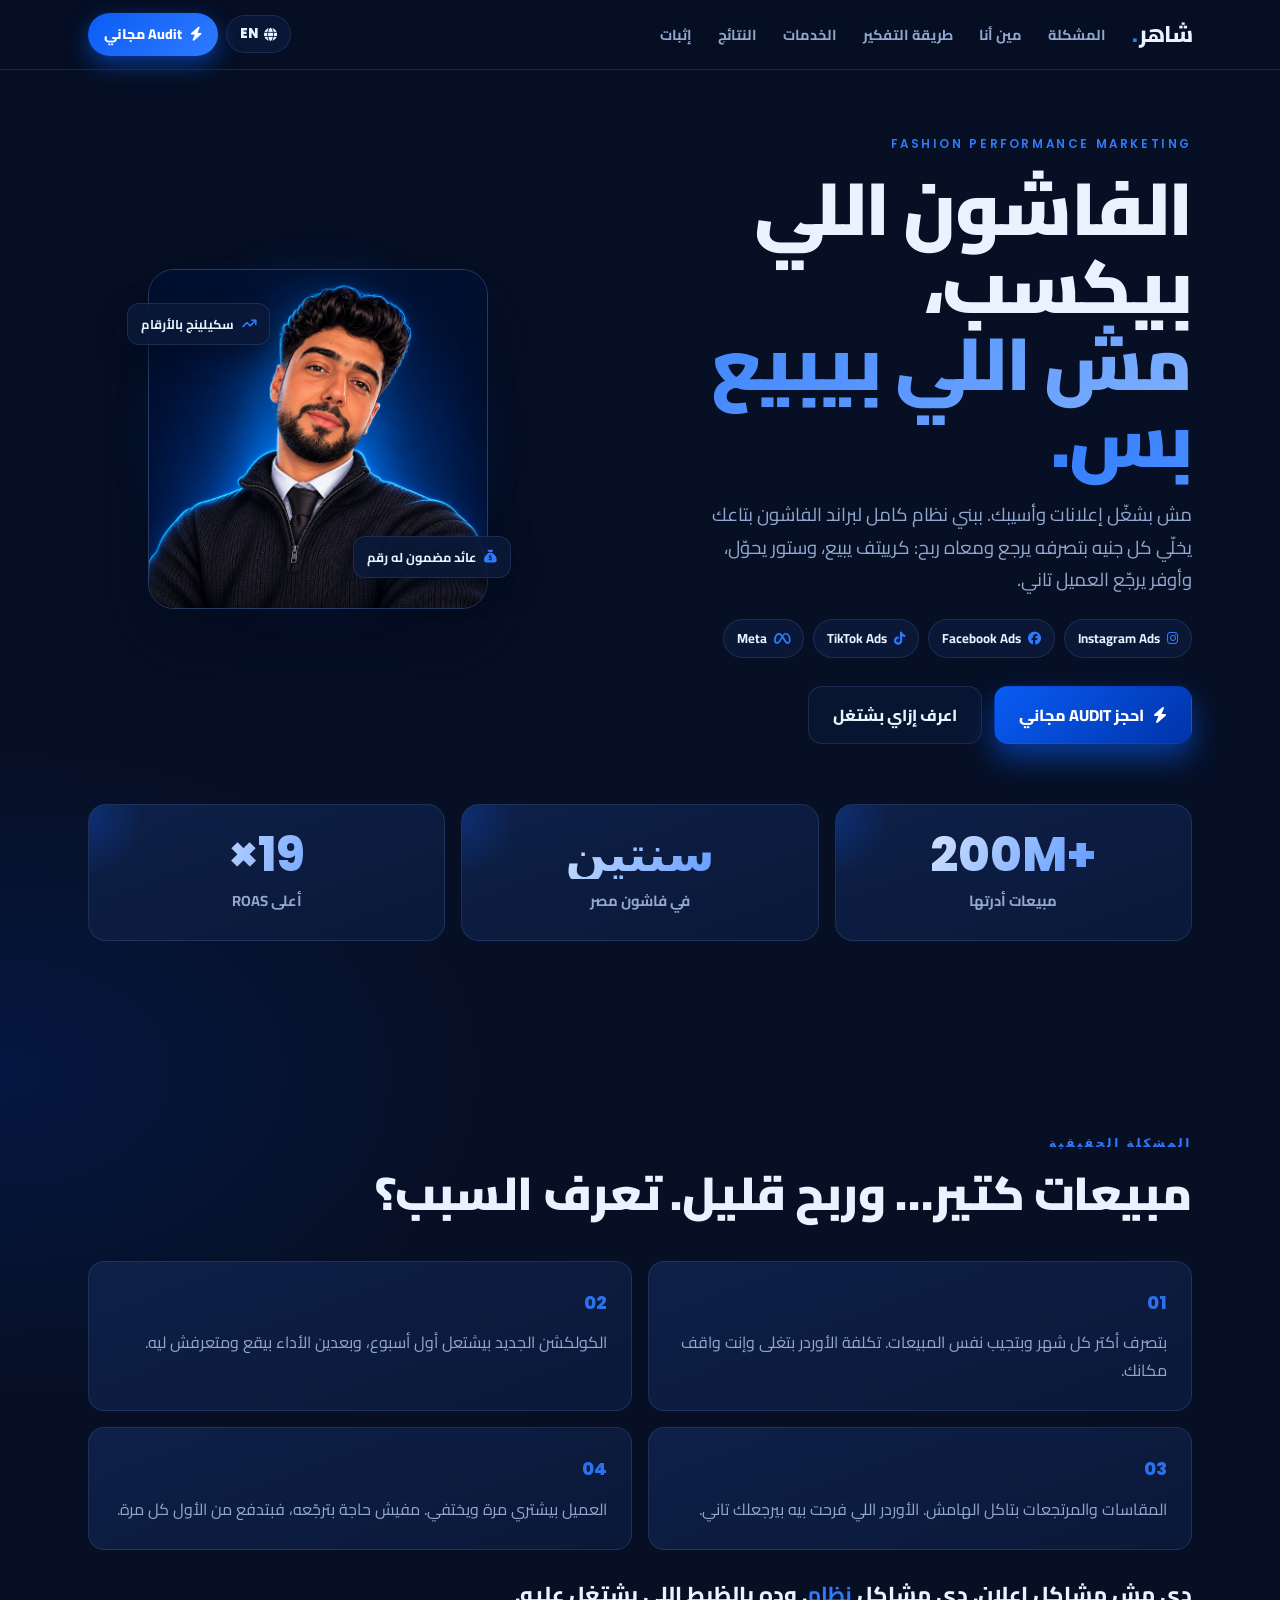
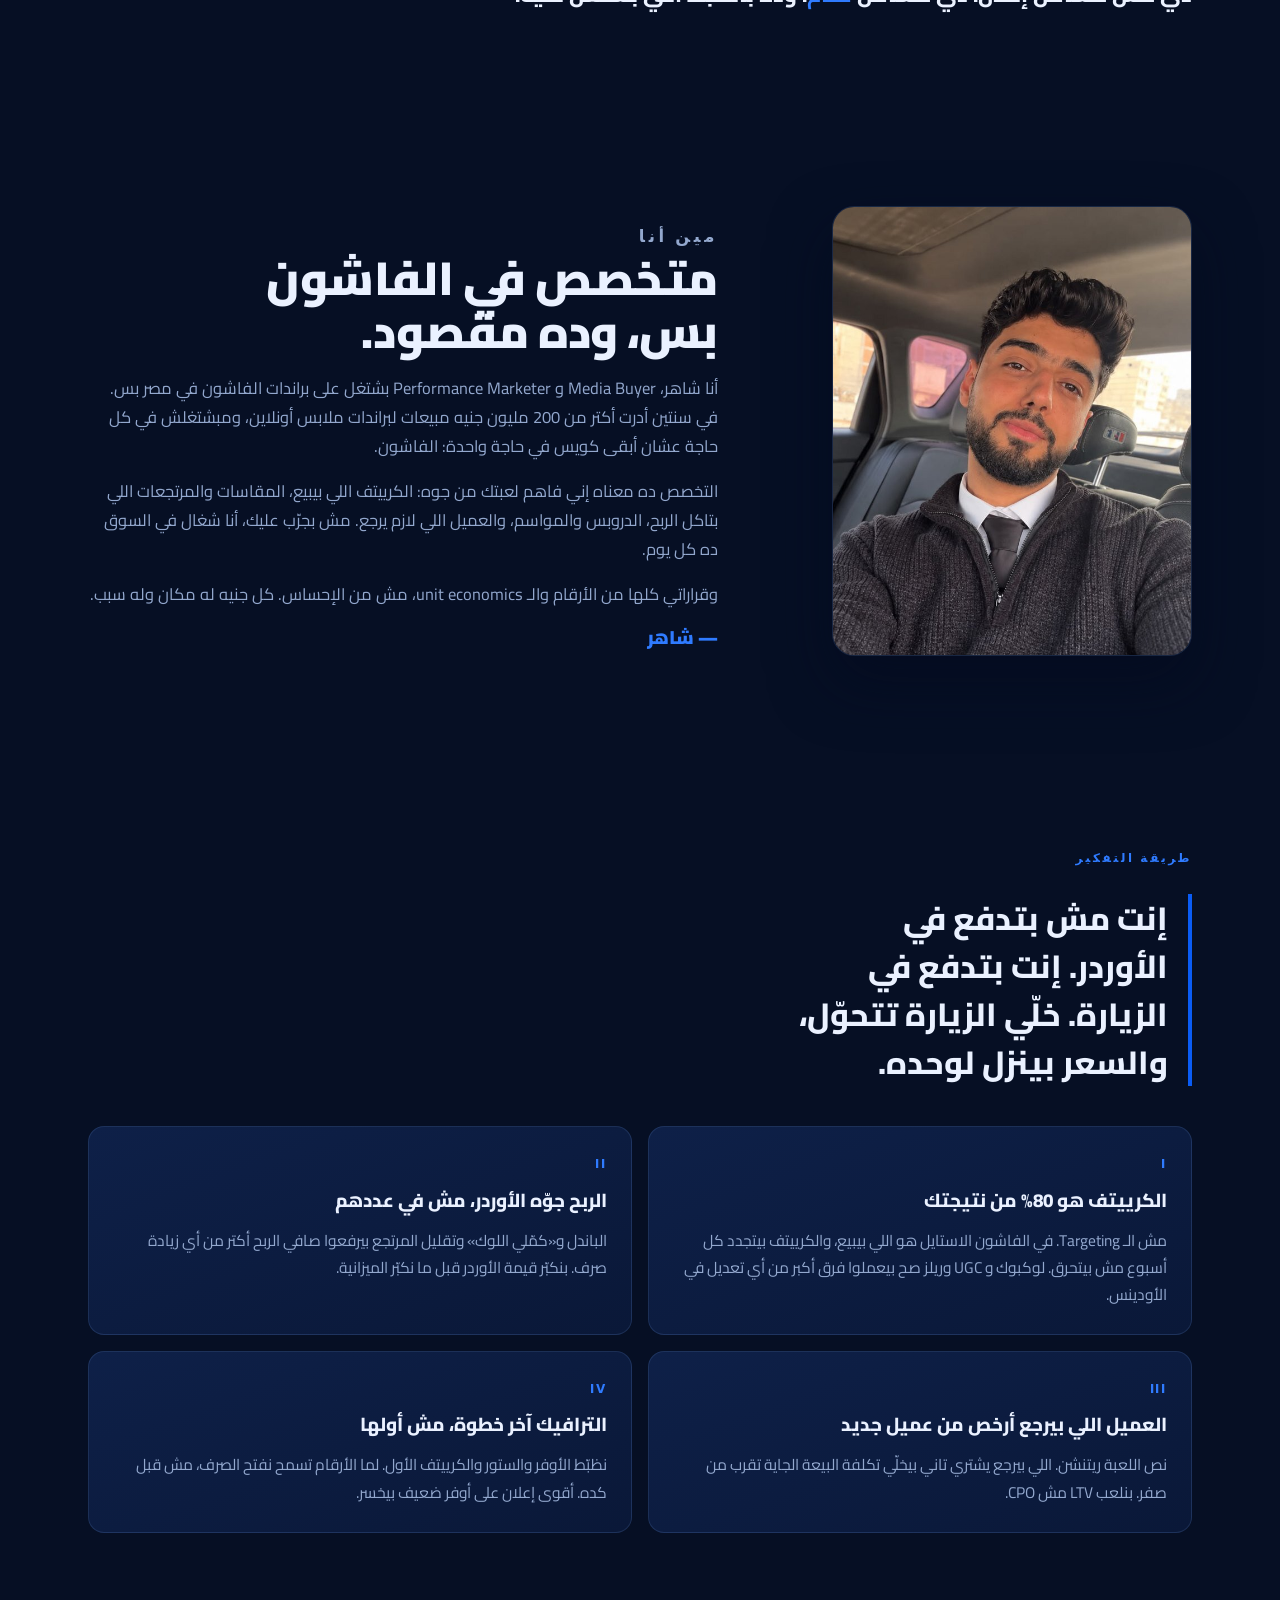
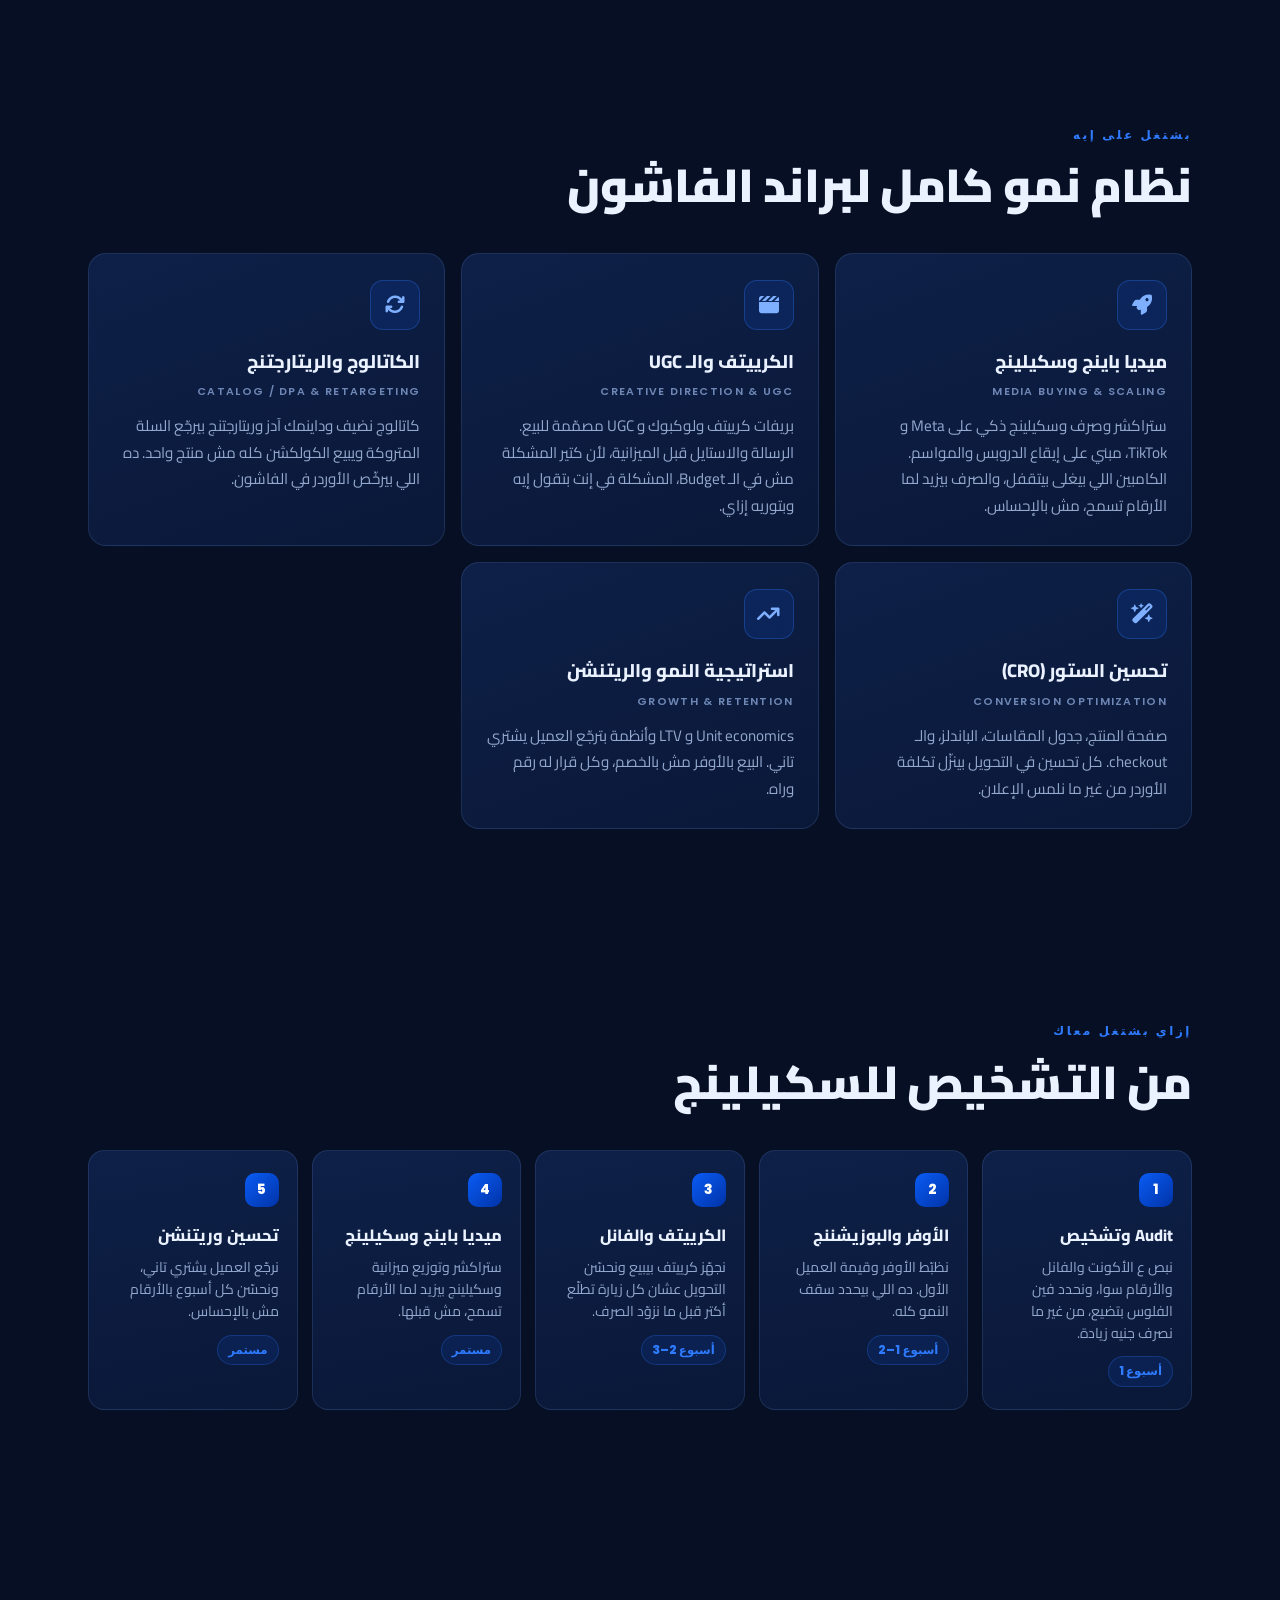
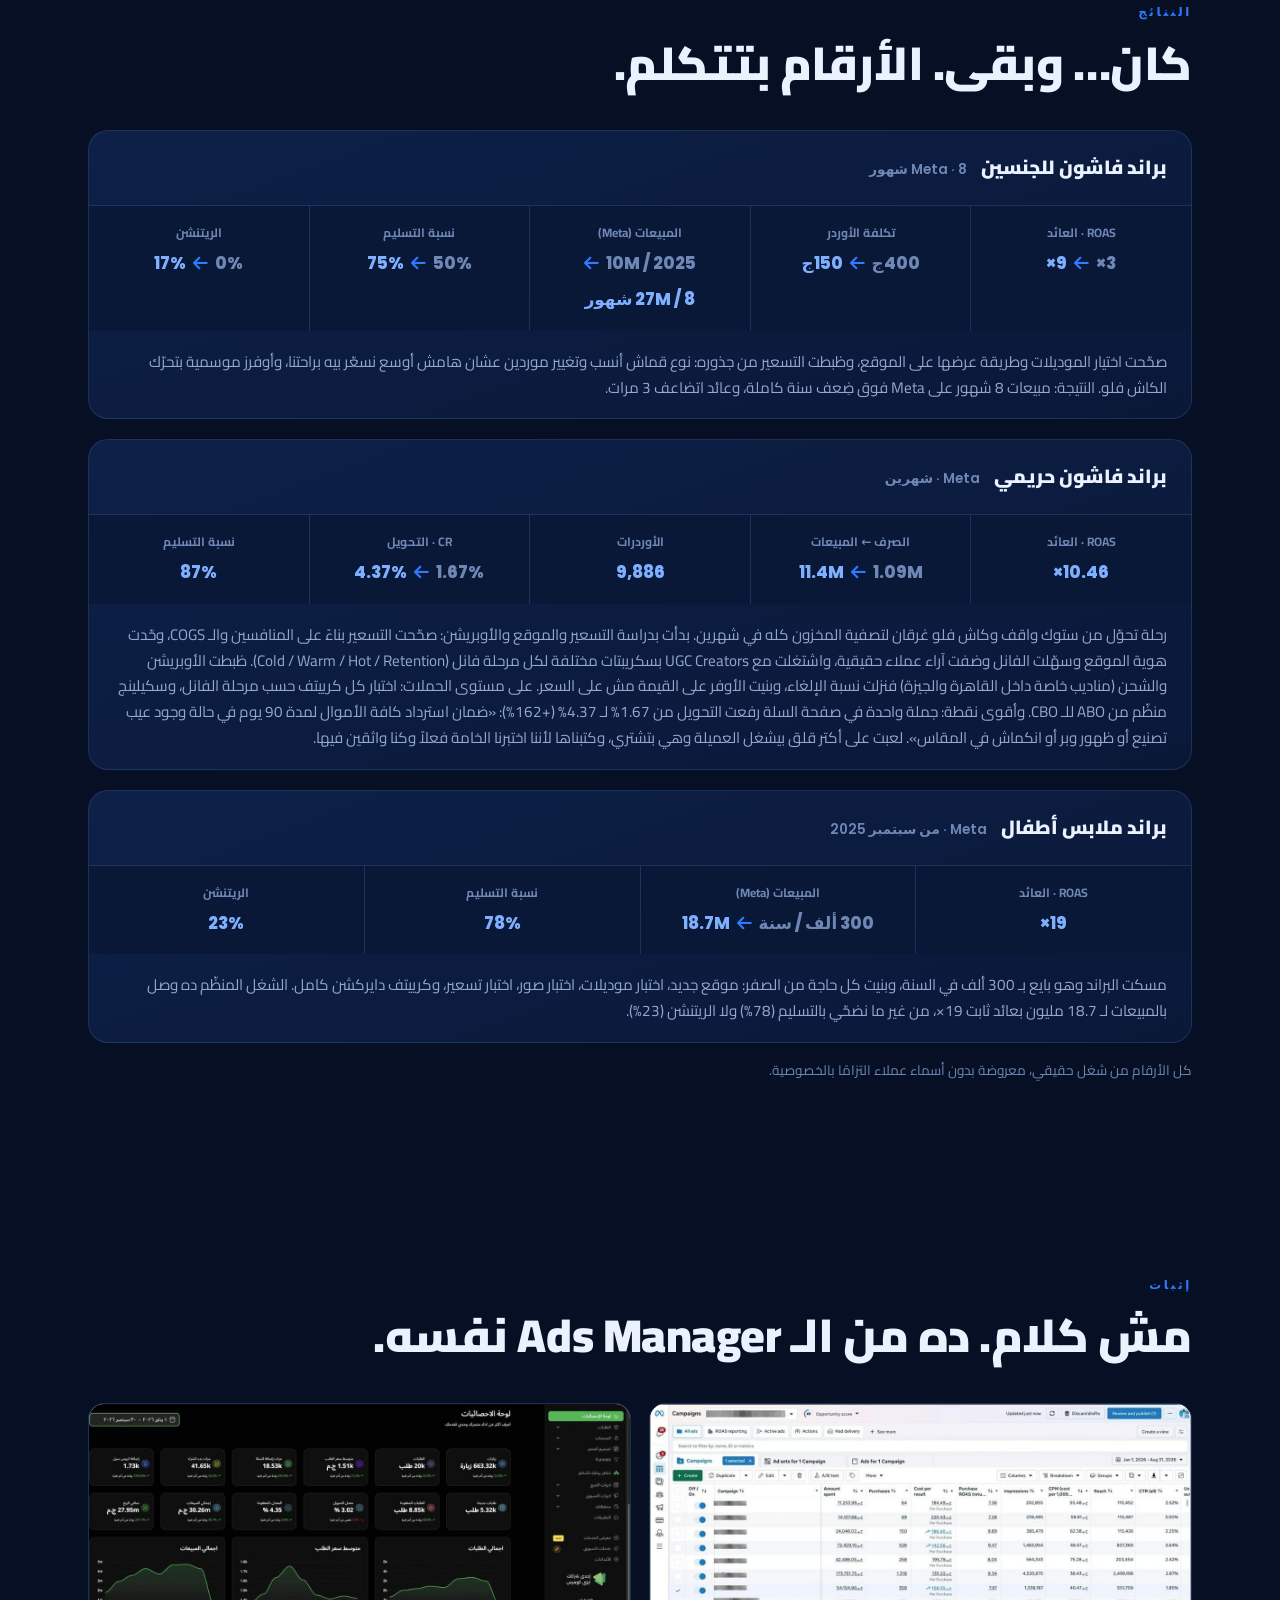
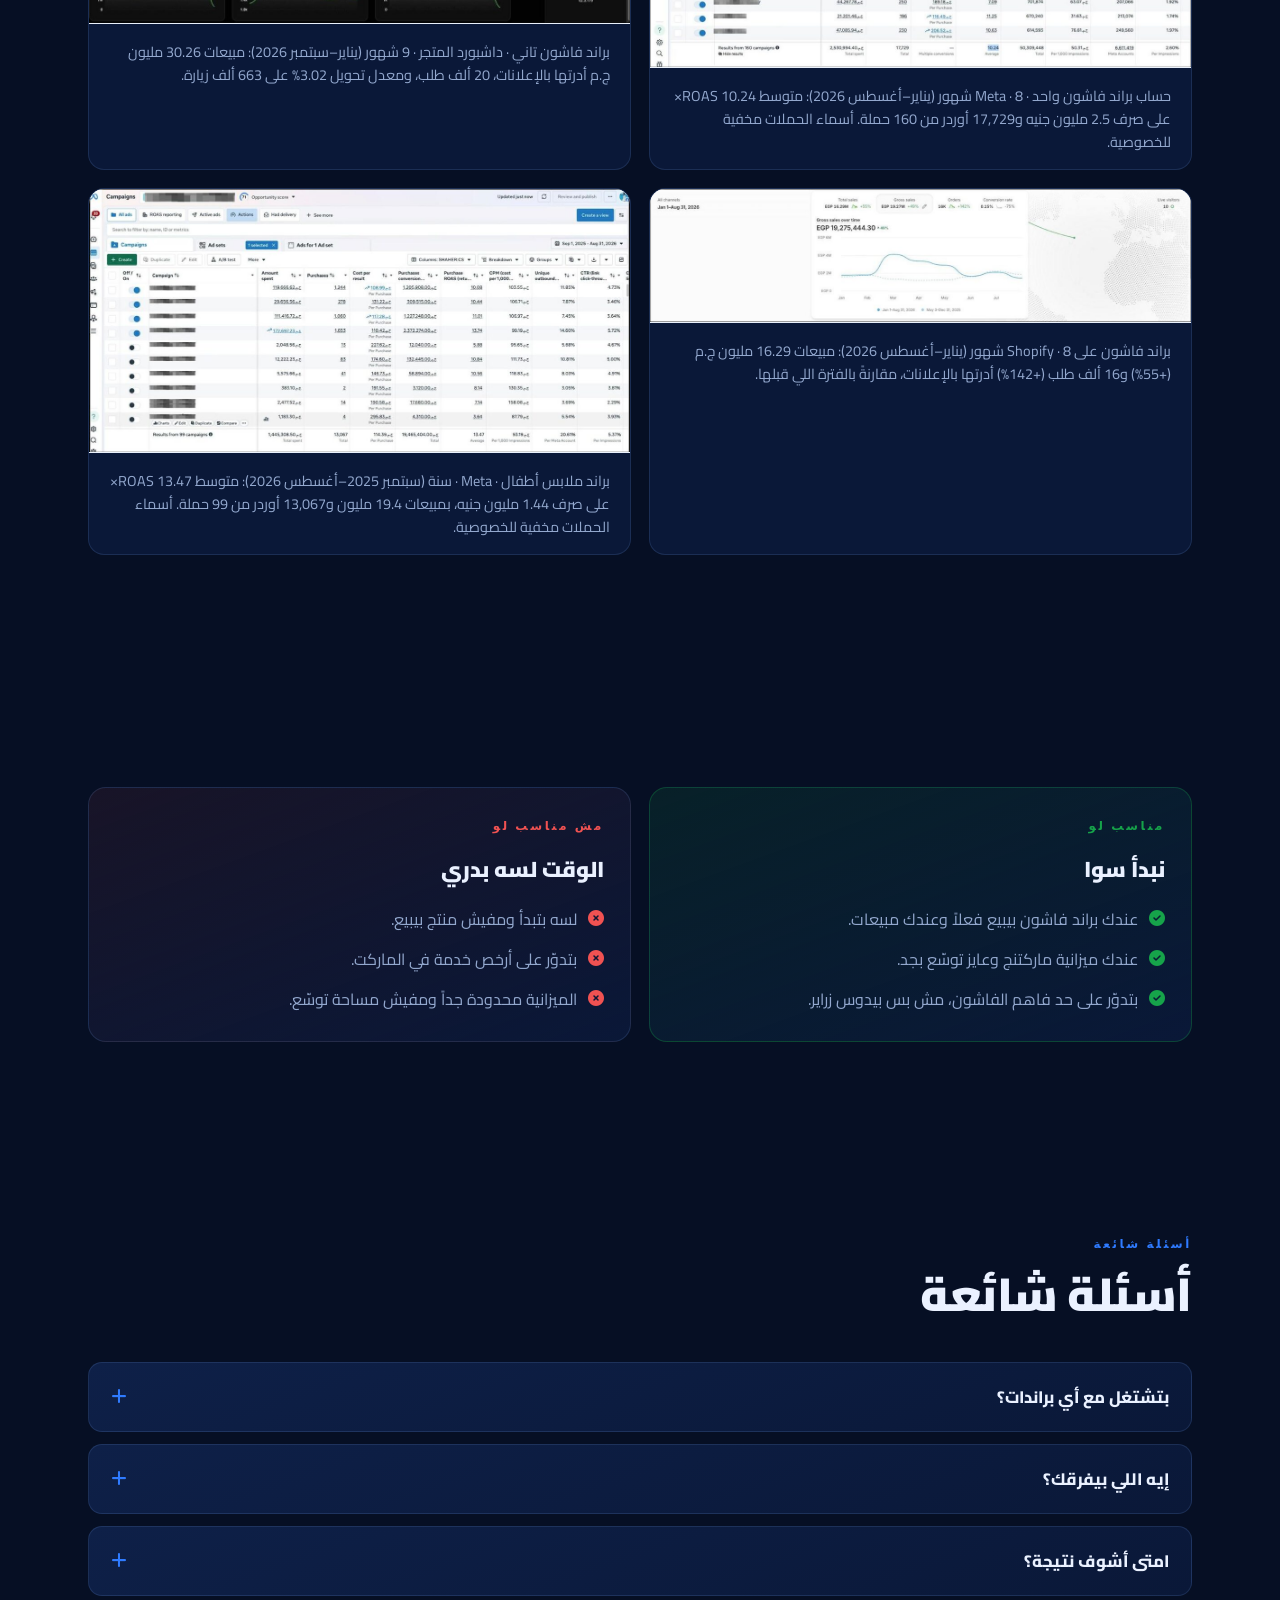
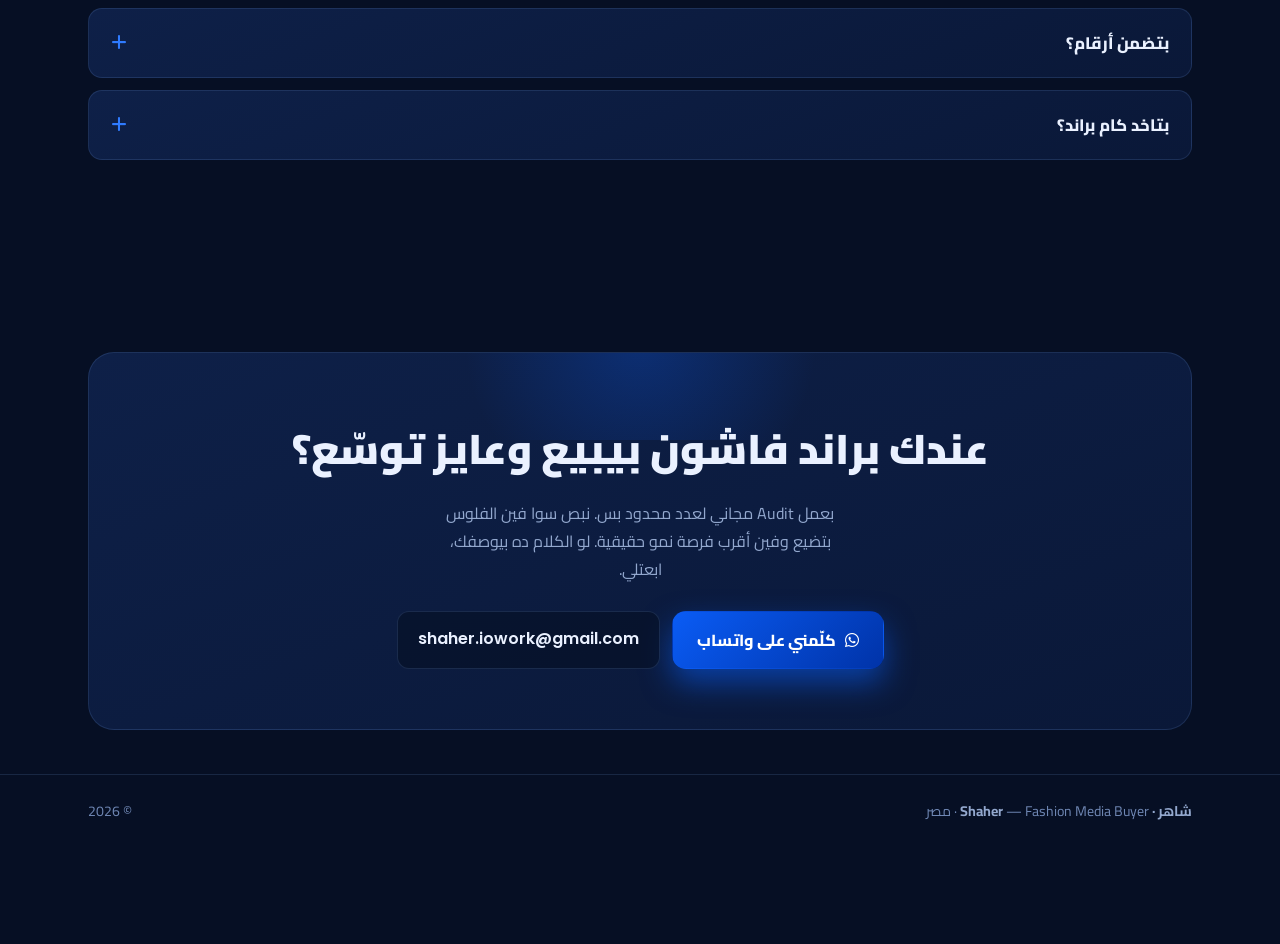
<file: index.html>
<!doctype html>
<html lang="ar" dir="rtl">
<head>
<meta charset="utf-8">
<meta name="viewport" content="width=device-width, initial-scale=1, viewport-fit=cover">
<title>شاهر · Shaher</title>
<meta name="description" content="شاهر — Media Buyer و Performance Marketer. نظام نمو كامل لبراند الفاشون: ميديا باينج، كرييتف، تحويل وريتنشن.">
<meta property="og:title" content="شاهر · Shaher — Fashion Media Buyer">
<meta property="og:description" content="نظام نمو كامل لبراند الفاشون: ميديا باينج، كرييتف، تحويل وريتنشن.">
<meta property="og:type" content="website">
<link rel="icon" type="image/svg+xml" href="assets/img/logo/shaher-mark.svg">
<link rel="preconnect" href="https://fonts.googleapis.com">
<link rel="preconnect" href="https://fonts.gstatic.com" crossorigin>
<link rel="stylesheet" href="https://fonts.googleapis.com/css2?family=Cairo:wght@400;500;600;700;800;900&family=Poppins:wght@400;500;600;700;800&display=swap">
<link rel="stylesheet" href="https://cdnjs.cloudflare.com/ajax/libs/font-awesome/6.5.2/css/all.min.css">
<link rel="stylesheet" href="assets/css/style.css">
</head>
<body data-lang="ar">
<header class="nav">
  <div class="wrap nav-in">
    <a class="logo" href="#top"><span class="brand-text" data-i18n="brand">شاهر</span><span class="brand-dot">.</span></a>
    <nav class="links" id="navlinks"></nav>
    <div class="nav-right">
      <button class="lang-btn" id="langBtn"><i class="fa-solid fa-globe"></i> <span id="langLabel">EN</span></button>
      <a class="nav-cta" href="#contact"><i class="fa-solid fa-bolt"></i> <span class="t" data-i18n="navCta">Audit مجاني</span></a>
    </div>
  </div>
</header>

<main>
  <section class="hero" id="top">
    <div class="wrap hero-grid">
      <div class="hero-copy">
        <p class="eyebrow">Fashion Performance Marketing</p>
        <h1 id="heroH1"></h1>
        <p class="lead" data-i18n="heroLead"></p>
        <div class="tags">
          <span class="tag-pill"><i class="fa-brands fa-instagram"></i> Instagram Ads</span>
          <span class="tag-pill"><i class="fa-brands fa-facebook"></i> Facebook Ads</span>
          <span class="tag-pill"><i class="fa-brands fa-tiktok"></i> TikTok Ads</span>
          <span class="tag-pill"><i class="fa-brands fa-meta"></i> Meta</span>
        </div>
        <div class="cta-row">
          <a class="btn primary" href="#contact"><i class="fa-solid fa-bolt"></i> <span data-i18n="cta1"></span></a>
          <a class="btn ghost" href="#approach"><span data-i18n="cta2"></span></a>
        </div>
      </div>
      <div class="avatar-wrap">
        <div class="avatar"><img src="assets/img/shaher-avatar.png" alt="Shaher" width="700" height="700"></div>
        <div class="float-chip chip-a"><i class="fa-solid fa-arrow-trend-up"></i> <span data-i18n="chipA"></span></div>
        <div class="float-chip chip-b"><i class="fa-solid fa-sack-dollar"></i> <span data-i18n="chipB"></span></div>
      </div>
    </div>
    <div class="wrap"><div class="stats" id="statsBox"></div></div>
  </section>

  <section id="problem">
    <div class="wrap">
      <p class="eyebrow" data-i18n="probEye"></p>
      <h2 class="sec" data-i18n="probTitle"></h2>
      <div class="prob-grid" id="probGrid"></div>
      <p class="prob-close" id="probClose"></p>
    </div>
  </section>

  <section id="about">
    <div class="wrap about-grid">
      <div class="about-photo"><img src="assets/img/shaher-real.jpg" alt="Shaher"></div>
      <div class="about-body">
        <p class="eyebrow" data-i18n="aboutEye"></p>
        <h2 class="sec" data-i18n="aboutTitle"></h2>
        <div id="aboutBody"></div>
        <div class="sig" data-i18n="sig"></div>
      </div>
    </div>
  </section>

  <section id="approach">
    <div class="wrap">
      <p class="eyebrow" data-i18n="apprEye"></p>
      <blockquote class="approach-quote" data-i18n="apprQuote"></blockquote>
      <div class="principles" id="principles"></div>
    </div>
  </section>

  <section id="services">
    <div class="wrap">
      <p class="eyebrow" data-i18n="svcEye"></p>
      <h2 class="sec" data-i18n="svcTitle"></h2>
      <div class="svc-grid" id="svcGrid"></div>
    </div>
  </section>

  <section id="process">
    <div class="wrap">
      <p class="eyebrow" data-i18n="procEye"></p>
      <h2 class="sec" data-i18n="procTitle"></h2>
      <div class="steps" id="steps"></div>
    </div>
  </section>

  <section id="work">
    <div class="wrap">
      <p class="eyebrow" data-i18n="resEye"></p>
      <h2 class="sec" data-i18n="resTitle"></h2>
      <div class="cases" id="cases"></div>
      <p class="priv-note" data-i18n="privNote"></p>
    </div>
  </section>

  <section id="proof">
    <div class="wrap">
      <p class="eyebrow" data-i18n="proofEye"></p>
      <h2 class="sec" data-i18n="proofTitle"></h2>
      <div class="proof-grid" id="proofGrid"></div>
    </div>
  </section>

  <section id="fit">
    <div class="wrap">
      <div class="fit-grid">
        <div class="fit good">
          <p class="eyebrow" style="color:var(--green)" data-i18n="fitGoodEye"></p>
          <h3 data-i18n="fitGoodTitle"></h3>
          <ul id="fitGood"></ul>
        </div>
        <div class="fit bad">
          <p class="eyebrow" style="color:var(--red)" data-i18n="fitBadEye"></p>
          <h3 data-i18n="fitBadTitle"></h3>
          <ul id="fitBad"></ul>
        </div>
      </div>
    </div>
  </section>

  <section id="faq">
    <div class="wrap">
      <p class="eyebrow" data-i18n="faqEye"></p>
      <h2 class="sec" data-i18n="faqTitle"></h2>
      <div class="faq-list" id="faqList"></div>
    </div>
  </section>

  <section id="contact">
    <div class="wrap">
      <div class="contact-card">
        <h2 data-i18n="contactTitle"></h2>
        <p data-i18n="contactText"></p>
        <div class="contact-row">
          <a class="btn primary" id="waBtn" href="https://wa.me/201069799620" target="_blank" rel="noopener"><i class="fa-brands fa-whatsapp"></i> <span data-i18n="waBtn"></span></a>
          <a class="mail" id="mail" href="mailto:shaher.iowork@gmail.com">shaher.iowork@gmail.com</a>
        </div>
      </div>
    </div>
    <footer class="foot">
      <div class="wrap foot-in">
        <div><b>شاهر · Shaher</b> — Fashion Media Buyer · <span data-i18n="egypt"></span></div>
        <div>© <span id="yr"></span></div>
      </div>
    </footer>
  </section>
</main>
<script src="assets/js/app.js"></script>
</body>
</html>
</file>
<file: assets/css/style.css>
*{margin:0}
/* Dark navy fashion-performance portfolio, electric-blue accent, bilingual AR(rtl)/EN(ltr) */
:root{
  --bg:#060f24; --bg-2:#0b1a3a; --panel:#0e2048; --panel-2:#0a1838;
  --line:rgba(120,160,230,.16); --fg:#eaf1ff; --muted:#93a8ce; --faint:#6f87b4;
  --accent:#0a5cf5; --accent-soft:#2f7bff; --sky:#7fb0ff; --royal:#0033a8;
  --green:#16a34a; --red:#f05252;
  --glow:rgba(10,92,245,.55);
  --font-ar:"Cairo",system-ui,"Segoe UI",sans-serif;
  --font-en:"Poppins",system-ui,sans-serif;
  --font:var(--font-ar);
  color-scheme:dark;
}
body[data-lang="en"]{--font:var(--font-en)}
*{box-sizing:border-box}
html{scroll-behavior:smooth}
body{
  background:
    radial-gradient(1100px 620px at 82% -8%,rgba(10,92,245,.26),transparent 60%),
    radial-gradient(900px 600px at 0% 12%,rgba(0,51,168,.22),transparent 55%),
    var(--bg);
  color:var(--fg); font-family:var(--font); line-height:1.75; overflow-x:hidden;
}
.wrap{width:100%;max-width:1140px;margin-inline:auto;padding-left:max(18px,env(safe-area-inset-left,0px));padding-right:max(18px,env(safe-area-inset-right,0px))}
a{color:inherit;text-decoration:none}
img{display:block;max-width:100%}
section{padding-block:clamp(52px,8vw,96px)}
.eyebrow{font-family:var(--font-en);font-size:.74rem;letter-spacing:.22em;text-transform:uppercase;color:var(--accent-soft);font-weight:600;margin:0 0 14px}
h2.sec{font-size:clamp(1.75rem,5vw,2.9rem);font-weight:900;margin:0;text-wrap:balance;letter-spacing:-.01em;line-height:1.15}
.sec-sub{color:var(--muted);font-size:1.02rem;margin:12px 0 0;max-width:54ch}
.i-svg,svg.svg-inline--fa{vertical-align:-.1em}

/* header */
header.nav{position:sticky;top:env(safe-area-inset-top,0px);z-index:40;backdrop-filter:blur(14px);background:rgba(6,15,36,.74);border-bottom:1px solid var(--line)}
body::before{content:"";position:fixed;inset:0 0 auto;height:env(safe-area-inset-top,0px);background:rgba(6,15,36,.92);z-index:41}
.nav-in{display:flex;align-items:center;gap:14px;padding-block:13px}
.logo{display:flex;align-items:baseline;gap:1px;font-weight:800;font-size:1.42rem;letter-spacing:-.03em;white-space:nowrap}
.logo .brand-dot{color:var(--accent-soft);font-weight:800}
body[data-lang="en"] .logo .brand-text{text-transform:lowercase}
nav.links{display:flex;align-items:center;gap:2px;overflow-x:auto;scrollbar-width:none;flex:1}
nav.links::-webkit-scrollbar{display:none}
nav.links a{padding:8px 12px;border-radius:999px;color:var(--muted);font-weight:700;font-size:.9rem;white-space:nowrap;transition:.2s}
nav.links a:hover{color:var(--fg);background:rgba(120,160,230,.1)}
.nav-right{display:flex;align-items:center;gap:8px;margin-inline-start:auto}
.lang-btn{display:inline-flex;align-items:center;gap:6px;padding:8px 13px;border-radius:999px;border:1px solid var(--line);background:rgba(14,32,72,.5);color:var(--fg);font-weight:800;font-size:.82rem;cursor:pointer;font-family:var(--font-en)}
.lang-btn:hover{border-color:var(--accent-soft)}
.nav-cta{display:inline-flex;align-items:center;gap:8px;padding:9px 16px;border-radius:999px;font-weight:800;font-size:.88rem;color:#fff;background:linear-gradient(135deg,var(--accent),var(--accent-soft));box-shadow:0 8px 22px var(--glow);white-space:nowrap}

/* hero */
.hero{padding-top:clamp(36px,6vw,64px)}
.hero-grid{display:grid;grid-template-columns:1.12fr .88fr;gap:clamp(26px,5vw,60px);align-items:center}
.hero h1{font-size:clamp(2.3rem,7.5vw,4.6rem);font-weight:900;line-height:1.05;margin:16px 0 0;letter-spacing:-.02em}
.hero h1 .hl{color:transparent;background:linear-gradient(120deg,var(--accent-soft),var(--sky));-webkit-background-clip:text;background-clip:text}
.hero .lead{color:var(--muted);font-size:clamp(1rem,2.3vw,1.16rem);margin:20px 0 0;max-width:50ch}
.tags{display:flex;flex-wrap:wrap;gap:9px;margin-top:22px}
.tag-pill{display:inline-flex;align-items:center;gap:7px;padding:7px 13px;border-radius:999px;border:1px solid var(--line);background:rgba(14,32,72,.5);font-size:.82rem;font-weight:700;color:var(--fg)}
.tag-pill i{color:var(--accent-soft)}
.cta-row{display:flex;flex-wrap:wrap;gap:12px;margin-top:28px}
.btn{display:inline-flex;align-items:center;gap:9px;padding:14px 24px;border-radius:14px;font-weight:800;font-size:1rem;transition:.2s;cursor:pointer;border:1px solid transparent}
.btn.primary{color:#fff;background:linear-gradient(135deg,var(--accent),var(--royal));box-shadow:0 14px 30px var(--glow)}
.btn.primary:hover{transform:translateY(-2px)}
.btn.ghost{color:var(--fg);border-color:var(--line);background:rgba(14,32,72,.4)}
.btn.ghost:hover{border-color:var(--accent-soft)}
.avatar-wrap{position:relative;justify-self:center}
.avatar-wrap::before{content:"";position:absolute;inset:-16%;border-radius:50%;background:radial-gradient(circle,var(--glow),transparent 62%);filter:blur(10px);z-index:0}
.avatar{position:relative;z-index:1;width:min(340px,72vw);aspect-ratio:1;border-radius:26px;overflow:hidden;border:1px solid rgba(120,160,230,.3);box-shadow:0 30px 70px rgba(3,10,30,.7)}
.avatar img{width:100%;height:100%;object-fit:cover}
.float-chip{position:absolute;z-index:2;display:flex;align-items:center;gap:8px;padding:9px 13px;border-radius:12px;background:rgba(10,24,56,.92);border:1px solid var(--line);font-weight:700;font-size:.8rem;box-shadow:0 10px 26px rgba(3,10,30,.6)}
.float-chip i{color:var(--accent-soft)}
.chip-a{top:10%;inset-inline-end:-6%}
.chip-b{bottom:9%;inset-inline-start:-7%}

/* stats */
.stats{display:grid;grid-template-columns:repeat(3,1fr);gap:16px;margin-top:clamp(36px,6vw,60px)}
.stat{text-align:center;padding:26px 16px;border-radius:18px;border:1px solid var(--line);background:linear-gradient(160deg,var(--panel),var(--panel-2));position:relative;overflow:hidden}
.stat::before{content:"";position:absolute;top:-40%;inset-inline-end:-20%;width:130px;height:130px;border-radius:50%;background:radial-gradient(circle,var(--glow),transparent 65%);opacity:.5}
.stat .num{font-family:var(--font-en);font-weight:800;font-size:clamp(2rem,6vw,3rem);line-height:1;background:linear-gradient(120deg,#fff,var(--accent-soft));-webkit-background-clip:text;background-clip:text;color:transparent;font-variant-numeric:tabular-nums}
.stat .lbl{margin-top:9px;color:var(--muted);font-weight:700;font-size:.92rem}

/* problem */
.prob-grid{display:grid;grid-template-columns:repeat(2,1fr);gap:16px;margin-top:40px}
.prob{position:relative;padding:26px 24px;border-radius:16px;border:1px solid var(--line);background:linear-gradient(160deg,var(--panel),var(--panel-2))}
.prob .n{font-family:var(--font-en);font-weight:800;font-size:1.1rem;color:var(--accent-soft);opacity:.9}
.prob p{margin:10px 0 0;color:var(--muted);font-size:1rem}
.prob-close{margin-top:26px;font-size:clamp(1.05rem,2.6vw,1.35rem);font-weight:800;text-wrap:balance}
.prob-close b{color:var(--accent-soft)}

/* about */
.about-grid{display:grid;grid-template-columns:.8fr 1.2fr;gap:clamp(24px,5vw,54px);align-items:center}
.about-photo{position:relative;border-radius:22px;overflow:hidden;border:1px solid var(--line);box-shadow:0 26px 60px rgba(3,10,30,.6);max-width:360px}
.about-photo img{width:100%;aspect-ratio:4/5;object-fit:cover}
.about-body p{color:var(--muted);font-size:1.03rem;margin:16px 0 0}
.about-body p strong{color:var(--fg)}
.sig{font-weight:900;color:var(--accent-soft);margin-top:14px;font-size:1.15rem}

/* approach */
.approach-quote{font-size:clamp(1.25rem,3.4vw,2rem);font-weight:800;line-height:1.5;text-wrap:balance;max-width:24ch;margin:26px 0 0;border-inline-start:4px solid var(--accent);padding-inline-start:20px}
.principles{display:grid;grid-template-columns:repeat(2,1fr);gap:16px;margin-top:40px}
.principle{padding:26px 24px;border-radius:16px;border:1px solid var(--line);background:linear-gradient(160deg,var(--panel),var(--panel-2))}
.principle .ri{font-family:var(--font-en);font-weight:700;font-size:.8rem;letter-spacing:.14em;color:var(--accent-soft);text-transform:uppercase}
.principle h3{margin:8px 0 0;font-size:1.18rem;font-weight:800}
.principle p{margin:10px 0 0;color:var(--muted);font-size:.97rem}

/* services */
.svc-grid{display:grid;grid-template-columns:repeat(3,1fr);gap:16px;margin-top:40px}
.svc{position:relative;padding:26px 24px;border-radius:18px;border:1px solid var(--line);background:linear-gradient(160deg,var(--panel),var(--panel-2));overflow:hidden;transition:.25s;min-width:0}
.svc::after{content:"";position:absolute;inset:0;background:radial-gradient(380px 180px at 80% 0%,rgba(10,92,245,.16),transparent 60%);opacity:0;transition:.25s}
.svc:hover{transform:translateY(-6px);border-color:rgba(47,123,255,.5)}
.svc:hover::after{opacity:1}
.svc .ic{width:50px;height:50px;border-radius:13px;display:grid;place-items:center;font-size:1.25rem;color:var(--sky);background:rgba(10,92,245,.14);border:1px solid rgba(47,123,255,.3);margin-bottom:16px}
.svc h3{position:relative;z-index:1;margin:0;font-size:1.15rem;font-weight:800}
.svc .en-sub{position:relative;z-index:1;font-family:var(--font-en);font-size:.68rem;letter-spacing:.12em;text-transform:uppercase;color:var(--faint);font-weight:600;margin-top:4px}
.svc p{position:relative;z-index:1;margin:12px 0 0;color:var(--muted);font-size:.95rem}

/* process */
.steps{display:grid;grid-template-columns:repeat(5,1fr);gap:14px;margin-top:40px}
.step{padding:22px 18px;border-radius:16px;border:1px solid var(--line);background:linear-gradient(170deg,var(--panel),var(--panel-2));position:relative}
.step .sn{width:34px;height:34px;border-radius:10px;display:grid;place-items:center;font-family:var(--font-en);font-weight:800;color:#fff;background:linear-gradient(135deg,var(--accent),var(--royal));font-size:.85rem;margin-bottom:14px}
.step h3{margin:0;font-size:1.02rem;font-weight:800}
.step p{margin:8px 0 0;color:var(--muted);font-size:.88rem;line-height:1.55}
.step .when{display:inline-block;margin-top:12px;font-size:.74rem;font-weight:800;color:var(--accent-soft);background:rgba(10,92,245,.12);border:1px solid rgba(47,123,255,.25);padding:4px 10px;border-radius:999px;font-family:var(--font-en)}

/* results */
.cases{display:flex;flex-direction:column;gap:20px;margin-top:40px}
.case{border-radius:20px;border:1px solid var(--line);background:linear-gradient(160deg,var(--panel),var(--panel-2));overflow:hidden}
.case-head{display:flex;flex-wrap:wrap;align-items:baseline;gap:8px 14px;padding:20px 24px;border-bottom:1px solid var(--line)}
.case-head h3{margin:0;font-size:1.2rem;font-weight:900}
.case-head .meta{color:var(--faint);font-size:.85rem;font-family:var(--font-en);font-weight:600}
.metrics{display:grid;grid-template-columns:repeat(auto-fit,minmax(130px,1fr));gap:1px;background:var(--line)}
.metric{background:var(--panel-2);padding:16px 18px;text-align:center}
.metric .ml{font-size:.76rem;color:var(--faint);font-weight:700;margin-bottom:6px}
.metric .mv{font-family:var(--font-en);font-weight:800;font-size:1.05rem;display:flex;align-items:center;justify-content:center;gap:7px;flex-wrap:wrap;font-variant-numeric:tabular-nums}
.metric .was{color:var(--faint)}
.metric .arrow{color:var(--accent-soft)}
.metric .now{color:var(--sky)}
.metric .solo{color:var(--sky)}
.case-did{padding:18px 24px;color:var(--muted);font-size:.95rem;line-height:1.7}
.case-did b{color:var(--fg)}
.priv-note{margin-top:16px;font-size:.85rem;color:var(--faint)}

/* proof */
.proof-grid{display:grid;grid-template-columns:repeat(2,1fr);gap:18px;margin-top:40px}
.proof-card{border-radius:16px;border:1px solid var(--line);background:var(--panel-2);overflow:hidden}
.proof-card img{width:100%;height:auto;border-bottom:1px solid var(--line);background:#fff}
.proof-card p{margin:0;padding:16px 20px;color:var(--muted);font-size:.9rem;line-height:1.6}

/* fit */
.fit-grid{display:grid;grid-template-columns:repeat(2,1fr);gap:18px;margin-top:40px}
.fit{padding:28px 26px;border-radius:18px;border:1px solid var(--line)}
.fit.good{background:linear-gradient(160deg,rgba(22,163,74,.12),var(--panel-2));border-color:rgba(22,163,74,.3)}
.fit.bad{background:linear-gradient(160deg,rgba(240,82,82,.08),var(--panel-2))}
.fit .eyebrow{color:inherit}
.fit h3{margin:4px 0 16px;font-size:1.35rem;font-weight:900}
.fit ul{list-style:none;margin:0;padding:0;display:flex;flex-direction:column;gap:12px}
.fit li{display:flex;align-items:flex-start;gap:11px;color:var(--muted);font-size:1rem}
.fit.good li i{color:var(--green)}
.fit.bad li i{color:var(--red)}
.fit li i{margin-top:5px;flex-shrink:0}

/* faq */
.faq-list{margin-top:40px;display:flex;flex-direction:column;gap:12px}
.faq{border:1px solid var(--line);border-radius:14px;background:linear-gradient(160deg,var(--panel),var(--panel-2));overflow:hidden}
.faq button{width:100%;display:flex;align-items:center;justify-content:space-between;gap:14px;padding:18px 22px;background:none;border:none;color:var(--fg);font-family:inherit;font-weight:800;font-size:1.04rem;cursor:pointer;text-align:start}
.faq button i{color:var(--accent-soft);transition:transform .25s;flex-shrink:0}
.faq.open button i{transform:rotate(45deg)}
.faq .ans{max-height:0;overflow:hidden;transition:max-height .3s ease}
.faq .ans p{margin:0;padding:0 22px 20px;color:var(--muted);font-size:.97rem}

/* contact */
.contact-card{border-radius:26px;border:1px solid var(--line);background:linear-gradient(160deg,var(--panel),var(--panel-2));padding:clamp(32px,6vw,60px);text-align:center;position:relative;overflow:hidden}
.contact-card::before{content:"";position:absolute;inset:-30% 25% auto;height:200px;background:radial-gradient(circle,var(--glow),transparent 60%);opacity:.5}
.contact-card h2{position:relative;font-size:clamp(1.7rem,4.6vw,2.6rem);font-weight:900;margin:0}
.contact-card p{position:relative;color:var(--muted);margin:14px auto 0;max-width:46ch}
.contact-row{position:relative;display:flex;flex-wrap:wrap;gap:12px;justify-content:center;margin-top:28px}
.contact-row .mail{font-family:var(--font-en);font-weight:600;padding:13px 20px;border-radius:12px;border:1px solid var(--line);background:rgba(6,15,36,.6);user-select:all}
footer.foot{border-top:1px solid var(--line);margin-top:44px}
.foot-in{display:flex;flex-wrap:wrap;gap:12px;justify-content:space-between;align-items:center;padding-block:24px;color:var(--faint);font-size:.88rem}
.foot-in b{color:var(--muted)}

@media (max-width:900px){
  .hero-grid{grid-template-columns:1fr;text-align:center}
  .hero-grid .hero-copy{order:2}
  .avatar-wrap{order:1}
  .cta-row,.tags{justify-content:center}
  .hero .lead{margin-inline:auto}
  .svc-grid{grid-template-columns:repeat(2,1fr)}
  .steps{grid-template-columns:repeat(2,1fr)}
  .about-grid{grid-template-columns:1fr}
  .about-photo{margin-inline:auto}
}
@media (max-width:560px){
  .stats,.prob-grid,.principles,.svc-grid,.steps,.proof-grid,.fit-grid{grid-template-columns:1fr}
  .nav-cta span.t{display:none}
  .float-chip{display:none}
  nav.links{display:none}
}
@media (prefers-reduced-motion:reduce){*{scroll-behavior:auto!important;transition:none!important}}
</file>
